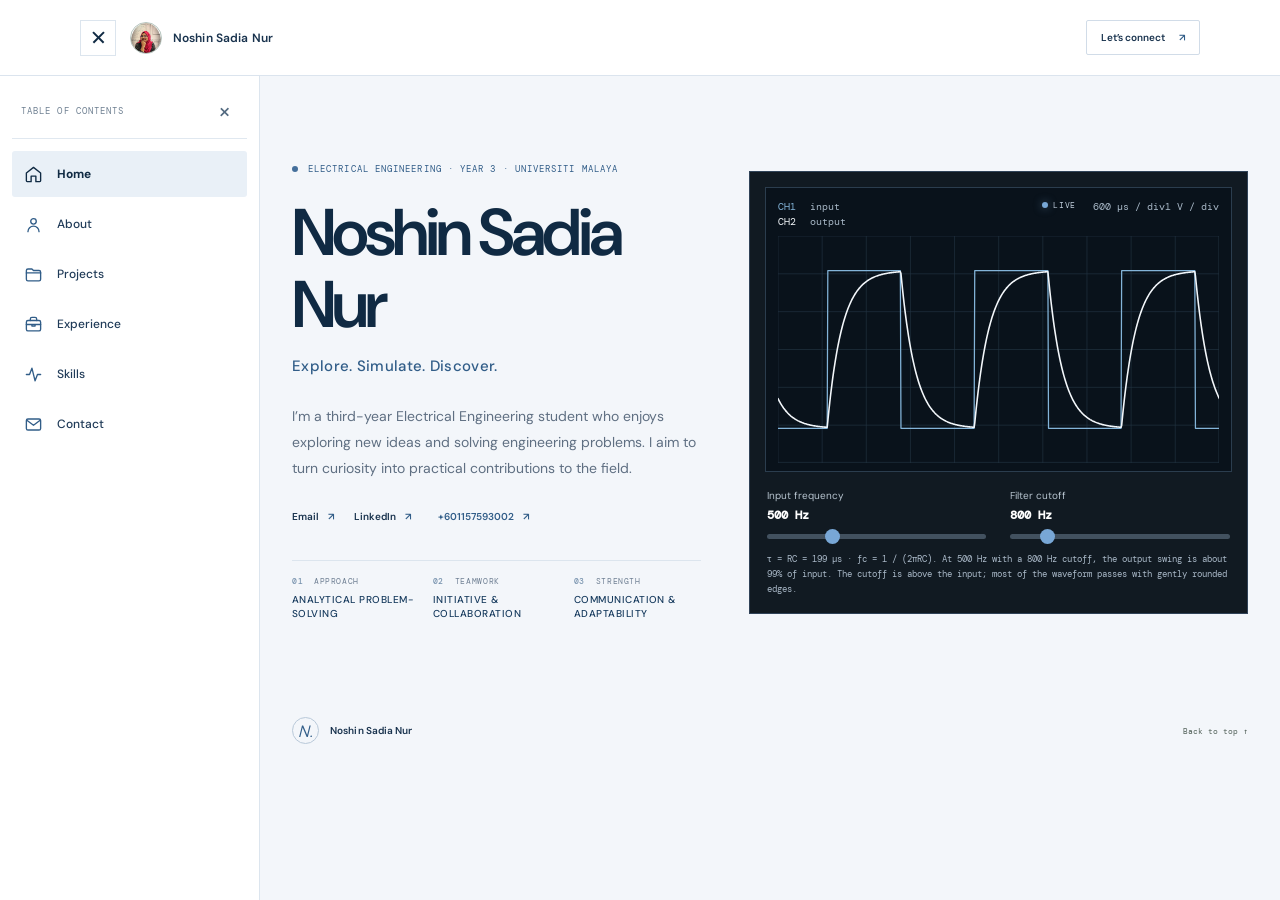
<file: index.html>
<!doctype html>
<html lang="en">
<head>
  <meta charset="utf-8">
  <meta name="viewport" content="width=device-width, initial-scale=1">
  <meta name="theme-color" content="#ffffff">
  <meta name="description" content="Electrical Engineering · Year 3 · Universiti Malaya">
  <title>Home | Noshin Sadia Nur</title>
  <link rel="preconnect" href="https://fonts.googleapis.com">
  <link rel="preconnect" href="https://fonts.gstatic.com" crossorigin>
  <link href="https://fonts.googleapis.com/css2?family=DM+Mono:wght@400;500&family=DM+Sans:wght@400;500;600;700&family=Manrope:wght@400;500;600;700&display=swap" rel="stylesheet">
  <link rel="stylesheet" href="styles.css">
</head>
<body>
  <header class="topbar">
    <button class="menu-toggle" type="button" aria-label="Open portfolio menu" aria-controls="site-sidebar" aria-expanded="false" data-menu-toggle><span></span><span></span><span></span></button>
    <div class="wordmark"><button class="mark photo-mark" type="button" aria-label="Expand portrait" aria-haspopup="dialog" data-photo-trigger><img src="assets/noshin-sadia-nur.jpeg" alt=""></button><a href="index.html" aria-label="Portfolio home" data-profile="shortName">Noshin Sadia Nur</a></div>
    <a class="nav-cta" href="contact.html">Let’s connect <span>↗</span></a>
  </header>
  <div class="menu-backdrop" data-menu-backdrop hidden></div>
  <aside class="site-sidebar" id="site-sidebar" aria-label="Portfolio pages" aria-hidden="true">
    <div class="sidebar-heading"><span>TABLE OF CONTENTS</span><button class="menu-close" type="button" aria-label="Close portfolio menu" data-menu-close>×</button></div>
    <nav class="sidebar-nav" aria-label="Portfolio pages">
      <a class="sidebar-link" href="index.html" aria-current="page"><svg class="sidebar-icon" viewBox="0 0 24 24" fill="none" stroke="currentColor" stroke-width="1.7" stroke-linecap="round" stroke-linejoin="round" aria-hidden="true"><path d="m3 10 9-7 9 7v10a1 1 0 0 1-1 1h-5v-7H9v7H4a1 1 0 0 1-1-1z"/></svg><span>Home</span></a>
      <a class="sidebar-link" href="about.html"><svg class="sidebar-icon" viewBox="0 0 24 24" fill="none" stroke="currentColor" stroke-width="1.7" stroke-linecap="round" stroke-linejoin="round" aria-hidden="true"><circle cx="12" cy="8" r="3.5"/><path d="M5 21a7 7 0 0 1 14 0"/></svg><span>About</span></a>
      <a class="sidebar-link" href="projects.html"><svg class="sidebar-icon" viewBox="0 0 24 24" fill="none" stroke="currentColor" stroke-width="1.7" stroke-linecap="round" stroke-linejoin="round" aria-hidden="true"><path d="M3 7a2 2 0 0 1 2-2h5l2 2h7a2 2 0 0 1 2 2v9a2 2 0 0 1-2 2H5a2 2 0 0 1-2-2z"/><path d="M3 10h18"/></svg><span>Projects</span></a>
      <a class="sidebar-link" href="experience.html"><svg class="sidebar-icon" viewBox="0 0 24 24" fill="none" stroke="currentColor" stroke-width="1.7" stroke-linecap="round" stroke-linejoin="round" aria-hidden="true"><rect x="3" y="7" width="18" height="13" rx="2"/><path d="M8 7V5a2 2 0 0 1 2-2h4a2 2 0 0 1 2 2v2M3 12h18m-11 0v2h4v-2"/></svg><span>Experience</span></a>
      <a class="sidebar-link" href="skills.html"><svg class="sidebar-icon" viewBox="0 0 24 24" fill="none" stroke="currentColor" stroke-width="1.7" stroke-linecap="round" stroke-linejoin="round" aria-hidden="true"><path d="M3 12h4l3-8 4 16 3-8h4"/></svg><span>Skills</span></a>
      <a class="sidebar-link" href="contact.html"><svg class="sidebar-icon" viewBox="0 0 24 24" fill="none" stroke="currentColor" stroke-width="1.7" stroke-linecap="round" stroke-linejoin="round" aria-hidden="true"><rect x="3" y="5" width="18" height="14" rx="2"/><path d="m4 7 8 6 8-6"/></svg><span>Contact</span></a>
    </nav>
  </aside>
  <main id="home"><section class="hero wrap">
      <div class="hero-copy">
        <p class="eyebrow"><span class="live-dot"></span><span data-profile="availability">Electrical engineering student · Malaysia</span></p>
        <h1 class="hero-name" data-profile="shortName">Noshin Sadia Nur</h1>
        <p class="hero-tagline">Explore. Simulate. Discover.</p>
        <p class="intro" data-profile="intro">I’m an electrical engineering student exploring devices, communication systems, and the ideas that connect theory to the real world.</p>
        <div class="hero-actions"><a class="text-link" id="hero-email" href="mailto:noshinsadia.nur@gmail.com">Email <span>↗</span></a><a class="text-link" id="hero-linkedin" href="https://www.linkedin.com/in/noshin-sadia-nur-559016336" target="_blank" rel="noreferrer">LinkedIn <span>↗</span></a><a class="text-link" id="hero-phone" href="tel:+601157593002"><span id="hero-phone-number">+601157593002</span> <span>↗</span></a></div>
        <div class="hero-meta" aria-label="Highlights"><div class="hero-highlight"><span class="highlight-label"><b>01</b> APPROACH</span><strong>Analytical problem-solving</strong></div><div class="hero-highlight"><span class="highlight-label"><b>02</b> TEAMWORK</span><strong>Initiative &amp; collaboration</strong></div><div class="hero-highlight"><span class="highlight-label"><b>03</b> STRENGTH</span><strong>Communication &amp; adaptability</strong></div></div>
      </div>
      <div class="hero-art">
        <section class="scope-panel" aria-label="Interactive RC filter oscilloscope">
          <div class="scope-screen">
            <div class="scope-topline"><div class="scope-legend"><span class="legend-input">CH1 <i>input</i></span><span class="legend-output">CH2 <i>output</i></span></div><div class="scope-readout"><span class="scope-live"><i></i>LIVE</span><div class="scope-scale"><span id="time-scale">600 µs / div</span><span>1 V / div</span></div></div></div>
            <svg class="scope-svg" viewBox="0 0 700 360" role="img" aria-label="Live square-wave input and RC-filtered output waveform">
              <path class="scope-grid" d="M0 0H700 M0 60H700 M0 120H700 M0 180H700 M0 240H700 M0 300H700 M0 359H700 M0 0V360 M70 0V360 M140 0V360 M210 0V360 M280 0V360 M350 0V360 M420 0V360 M490 0V360 M560 0V360 M630 0V360 M699 0V360"/>
              <path id="input-trace" class="trace-input" d=""/>
              <path id="output-trace" class="trace-output" d=""/>
            </svg>
          </div>
          <div class="scope-controls">
            <label class="scope-control"><span>Input frequency <output id="frequency-value" for="frequency-slider">500 Hz</output></span><input id="frequency-slider" type="range" min="100" max="1500" step="10" value="500" aria-label="Input frequency in hertz"></label>
            <label class="scope-control"><span>Filter cutoff <output id="cutoff-value" for="cutoff-slider">800 Hz</output></span><input id="cutoff-slider" type="range" min="100" max="5000" step="10" value="800" aria-label="RC filter cutoff in hertz"></label>
          </div>
          <p class="scope-caption" id="scope-caption">τ = RC = 199 µs · fc = 1 / (2πRC). The output trace shows the RC charge and discharge response.</p>
        </section>
      </div>
    </section></main>
  <footer class="footer wrap"><a class="wordmark" href="index.html"><span class="mark">N.</span><span data-profile="shortName">Noshin Sadia Nur</span></a><a href="#home">Back to top ↑</a></footer>
  <script src="projects.js"></script><script src="app.js"></script>
</body>
</html>
</file>
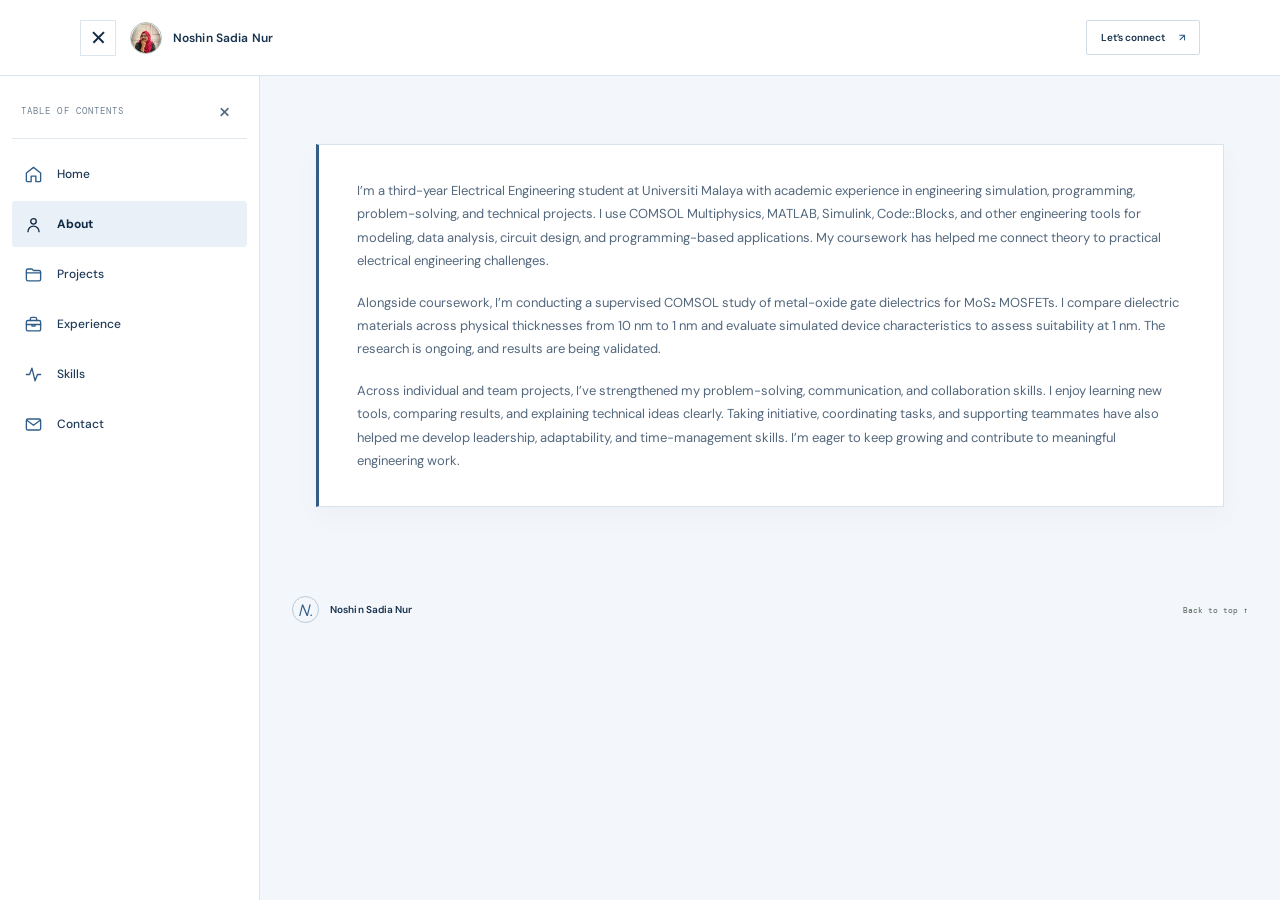
<file: about.html>
<!doctype html>
<html lang="en">
<head>
  <meta charset="utf-8">
  <meta name="viewport" content="width=device-width, initial-scale=1">
  <meta name="theme-color" content="#ffffff">
  <meta name="description" content="A little more about Noshin Sadia Nur.">
  <title>About | Noshin Sadia Nur</title>
  <link rel="preconnect" href="https://fonts.googleapis.com">
  <link rel="preconnect" href="https://fonts.gstatic.com" crossorigin>
  <link href="https://fonts.googleapis.com/css2?family=DM+Mono:wght@400;500&family=DM+Sans:wght@400;500;600;700&family=Manrope:wght@400;500;600;700&display=swap" rel="stylesheet">
  <link rel="stylesheet" href="styles.css">
</head>
<body>
  <header class="topbar">
    <button class="menu-toggle" type="button" aria-label="Open portfolio menu" aria-controls="site-sidebar" aria-expanded="false" data-menu-toggle><span></span><span></span><span></span></button>
    <div class="wordmark"><button class="mark photo-mark" type="button" aria-label="Expand portrait" aria-haspopup="dialog" data-photo-trigger><img src="assets/noshin-sadia-nur.jpeg" alt=""></button><a href="index.html" aria-label="Portfolio home" data-profile="shortName">Noshin Sadia Nur</a></div>
    <a class="nav-cta" href="contact.html">Let’s connect <span>↗</span></a>
  </header>
  <div class="menu-backdrop" data-menu-backdrop hidden></div>
  <aside class="site-sidebar" id="site-sidebar" aria-label="Portfolio pages" aria-hidden="true">
    <div class="sidebar-heading"><span>TABLE OF CONTENTS</span><button class="menu-close" type="button" aria-label="Close portfolio menu" data-menu-close>×</button></div>
    <nav class="sidebar-nav" aria-label="Portfolio pages">
      <a class="sidebar-link" href="index.html"><svg class="sidebar-icon" viewBox="0 0 24 24" fill="none" stroke="currentColor" stroke-width="1.7" stroke-linecap="round" stroke-linejoin="round" aria-hidden="true"><path d="m3 10 9-7 9 7v10a1 1 0 0 1-1 1h-5v-7H9v7H4a1 1 0 0 1-1-1z"/></svg><span>Home</span></a>
      <a class="sidebar-link" href="about.html" aria-current="page"><svg class="sidebar-icon" viewBox="0 0 24 24" fill="none" stroke="currentColor" stroke-width="1.7" stroke-linecap="round" stroke-linejoin="round" aria-hidden="true"><circle cx="12" cy="8" r="3.5"/><path d="M5 21a7 7 0 0 1 14 0"/></svg><span>About</span></a>
      <a class="sidebar-link" href="projects.html"><svg class="sidebar-icon" viewBox="0 0 24 24" fill="none" stroke="currentColor" stroke-width="1.7" stroke-linecap="round" stroke-linejoin="round" aria-hidden="true"><path d="M3 7a2 2 0 0 1 2-2h5l2 2h7a2 2 0 0 1 2 2v9a2 2 0 0 1-2 2H5a2 2 0 0 1-2-2z"/><path d="M3 10h18"/></svg><span>Projects</span></a>
      <a class="sidebar-link" href="experience.html"><svg class="sidebar-icon" viewBox="0 0 24 24" fill="none" stroke="currentColor" stroke-width="1.7" stroke-linecap="round" stroke-linejoin="round" aria-hidden="true"><rect x="3" y="7" width="18" height="13" rx="2"/><path d="M8 7V5a2 2 0 0 1 2-2h4a2 2 0 0 1 2 2v2M3 12h18m-11 0v2h4v-2"/></svg><span>Experience</span></a>
      <a class="sidebar-link" href="skills.html"><svg class="sidebar-icon" viewBox="0 0 24 24" fill="none" stroke="currentColor" stroke-width="1.7" stroke-linecap="round" stroke-linejoin="round" aria-hidden="true"><path d="M3 12h4l3-8 4 16 3-8h4"/></svg><span>Skills</span></a>
      <a class="sidebar-link" href="contact.html"><svg class="sidebar-icon" viewBox="0 0 24 24" fill="none" stroke="currentColor" stroke-width="1.7" stroke-linecap="round" stroke-linejoin="round" aria-hidden="true"><rect x="3" y="5" width="18" height="14" rx="2"/><path d="m4 7 8 6 8-6"/></svg><span>Contact</span></a>
    </nav>
  </aside>
  <main id="home"><section class="about-section wrap" id="about">
      <article class="about-panel">
        <div class="about-copy" data-profile="about">
          <p>I’m a third-year Electrical Engineering student at Universiti Malaya with academic experience in engineering simulation, programming, problem-solving, and technical projects. I use COMSOL Multiphysics, MATLAB, Simulink, Code::Blocks, and other engineering tools for modeling, data analysis, circuit design, and programming-based applications. My coursework has helped me connect theory to practical electrical engineering challenges.</p>
          <p>Alongside coursework, I’m conducting a supervised COMSOL study of metal-oxide gate dielectrics for MoS₂ MOSFETs. I compare dielectric materials across physical thicknesses from 10 nm to 1 nm and evaluate simulated device characteristics to assess suitability at 1 nm. The research is ongoing, and results are being validated.</p>
          <p>Across individual and team projects, I’ve strengthened my problem-solving, communication, and collaboration skills. I enjoy learning new tools, comparing results, and explaining technical ideas clearly. Taking initiative, coordinating tasks, and supporting teammates have also helped me develop leadership, adaptability, and time-management skills. I’m eager to keep growing and contribute to meaningful engineering work.</p>
        </div>
      </article>
    </section></main>
  <footer class="footer wrap"><a class="wordmark" href="index.html"><span class="mark">N.</span><span data-profile="shortName">Noshin Sadia Nur</span></a><a href="#home">Back to top ↑</a></footer>
  <script src="projects.js"></script><script src="app.js"></script>
</body>
</html>
</file>
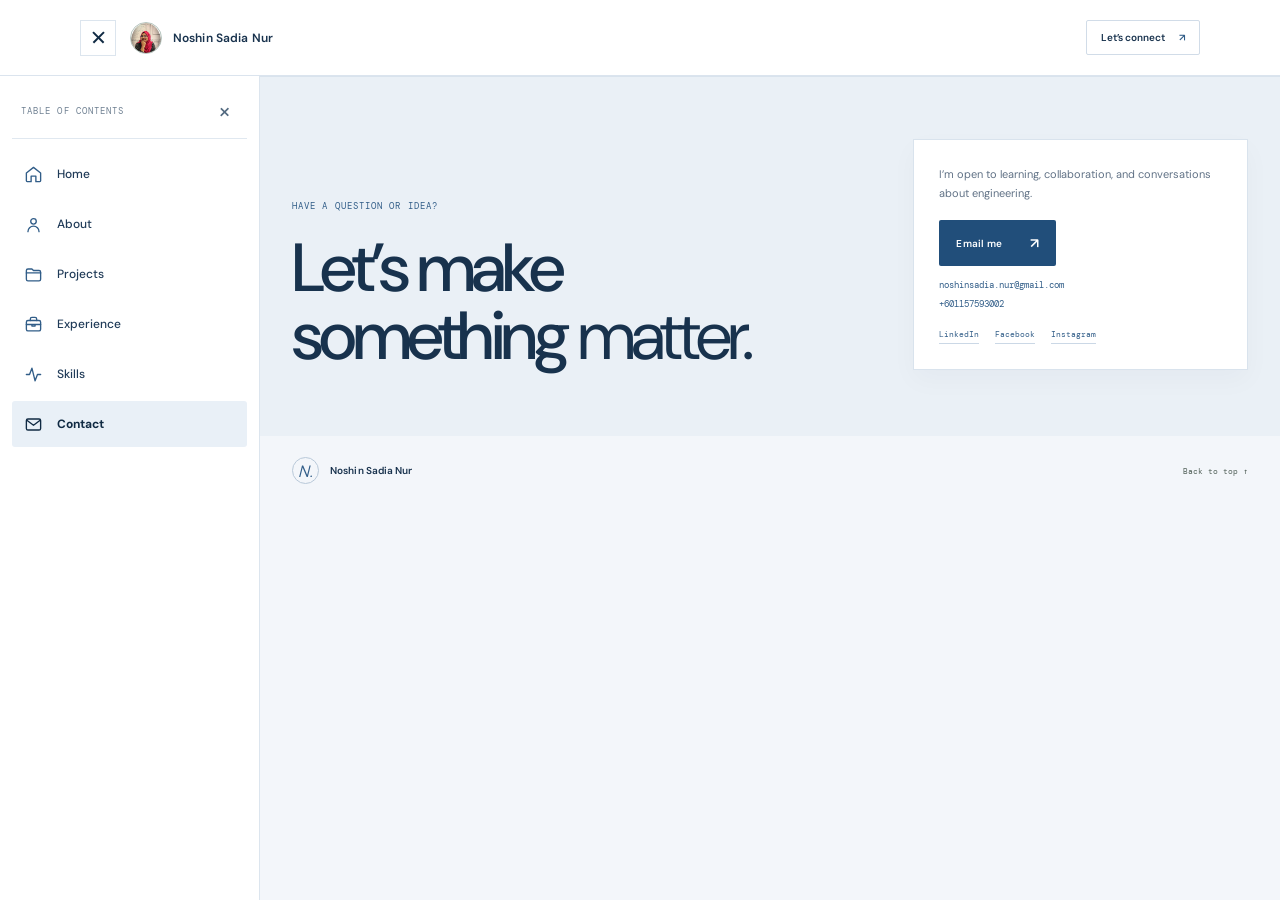
<file: contact.html>
<!doctype html>
<html lang="en">
<head>
  <meta charset="utf-8">
  <meta name="viewport" content="width=device-width, initial-scale=1">
  <meta name="theme-color" content="#ffffff">
  <meta name="description" content="Contact Noshin Sadia Nur.">
  <title>Contact | Noshin Sadia Nur</title>
  <link rel="preconnect" href="https://fonts.googleapis.com">
  <link rel="preconnect" href="https://fonts.gstatic.com" crossorigin>
  <link href="https://fonts.googleapis.com/css2?family=DM+Mono:wght@400;500&family=DM+Sans:wght@400;500;600;700&family=Manrope:wght@400;500;600;700&display=swap" rel="stylesheet">
  <link rel="stylesheet" href="styles.css">
</head>
<body>
  <header class="topbar">
    <button class="menu-toggle" type="button" aria-label="Open portfolio menu" aria-controls="site-sidebar" aria-expanded="false" data-menu-toggle><span></span><span></span><span></span></button>
    <div class="wordmark"><button class="mark photo-mark" type="button" aria-label="Expand portrait" aria-haspopup="dialog" data-photo-trigger><img src="assets/noshin-sadia-nur.jpeg" alt=""></button><a href="index.html" aria-label="Portfolio home" data-profile="shortName">Noshin Sadia Nur</a></div>
    <a class="nav-cta" href="contact.html">Let’s connect <span>↗</span></a>
  </header>
  <div class="menu-backdrop" data-menu-backdrop hidden></div>
  <aside class="site-sidebar" id="site-sidebar" aria-label="Portfolio pages" aria-hidden="true">
    <div class="sidebar-heading"><span>TABLE OF CONTENTS</span><button class="menu-close" type="button" aria-label="Close portfolio menu" data-menu-close>×</button></div>
    <nav class="sidebar-nav" aria-label="Portfolio pages">
      <a class="sidebar-link" href="index.html"><svg class="sidebar-icon" viewBox="0 0 24 24" fill="none" stroke="currentColor" stroke-width="1.7" stroke-linecap="round" stroke-linejoin="round" aria-hidden="true"><path d="m3 10 9-7 9 7v10a1 1 0 0 1-1 1h-5v-7H9v7H4a1 1 0 0 1-1-1z"/></svg><span>Home</span></a>
      <a class="sidebar-link" href="about.html"><svg class="sidebar-icon" viewBox="0 0 24 24" fill="none" stroke="currentColor" stroke-width="1.7" stroke-linecap="round" stroke-linejoin="round" aria-hidden="true"><circle cx="12" cy="8" r="3.5"/><path d="M5 21a7 7 0 0 1 14 0"/></svg><span>About</span></a>
      <a class="sidebar-link" href="projects.html"><svg class="sidebar-icon" viewBox="0 0 24 24" fill="none" stroke="currentColor" stroke-width="1.7" stroke-linecap="round" stroke-linejoin="round" aria-hidden="true"><path d="M3 7a2 2 0 0 1 2-2h5l2 2h7a2 2 0 0 1 2 2v9a2 2 0 0 1-2 2H5a2 2 0 0 1-2-2z"/><path d="M3 10h18"/></svg><span>Projects</span></a>
      <a class="sidebar-link" href="experience.html"><svg class="sidebar-icon" viewBox="0 0 24 24" fill="none" stroke="currentColor" stroke-width="1.7" stroke-linecap="round" stroke-linejoin="round" aria-hidden="true"><rect x="3" y="7" width="18" height="13" rx="2"/><path d="M8 7V5a2 2 0 0 1 2-2h4a2 2 0 0 1 2 2v2M3 12h18m-11 0v2h4v-2"/></svg><span>Experience</span></a>
      <a class="sidebar-link" href="skills.html"><svg class="sidebar-icon" viewBox="0 0 24 24" fill="none" stroke="currentColor" stroke-width="1.7" stroke-linecap="round" stroke-linejoin="round" aria-hidden="true"><path d="M3 12h4l3-8 4 16 3-8h4"/></svg><span>Skills</span></a>
      <a class="sidebar-link" href="contact.html" aria-current="page"><svg class="sidebar-icon" viewBox="0 0 24 24" fill="none" stroke="currentColor" stroke-width="1.7" stroke-linecap="round" stroke-linejoin="round" aria-hidden="true"><rect x="3" y="5" width="18" height="14" rx="2"/><path d="m4 7 8 6 8-6"/></svg><span>Contact</span></a>
    </nav>
  </aside>
  <main id="home"><section class="contact-section" id="contact"><div class="wrap contact-inner"><div><p class="eyebrow">Have a question or idea?</p><h2>Let’s make<br>something <em>matter.</em></h2></div><div class="contact-right"><p>I’m open to learning, collaboration, and conversations about engineering.</p><a class="button button-light" id="email-link" href="mailto:hello@example.com">Email me <span>↗</span></a><div class="contact-details"><a id="email-address" href="mailto:hello@example.com">hello@example.com</a><a id="phone-link" href="tel:+601157593002">+601157593002</a></div><div class="social-links" id="social-links"></div></div></div></section></main>
  <footer class="footer wrap"><a class="wordmark" href="index.html"><span class="mark">N.</span><span data-profile="shortName">Noshin Sadia Nur</span></a><a href="#home">Back to top ↑</a></footer>
  <script src="projects.js"></script><script src="app.js"></script>
</body>
</html>
</file>
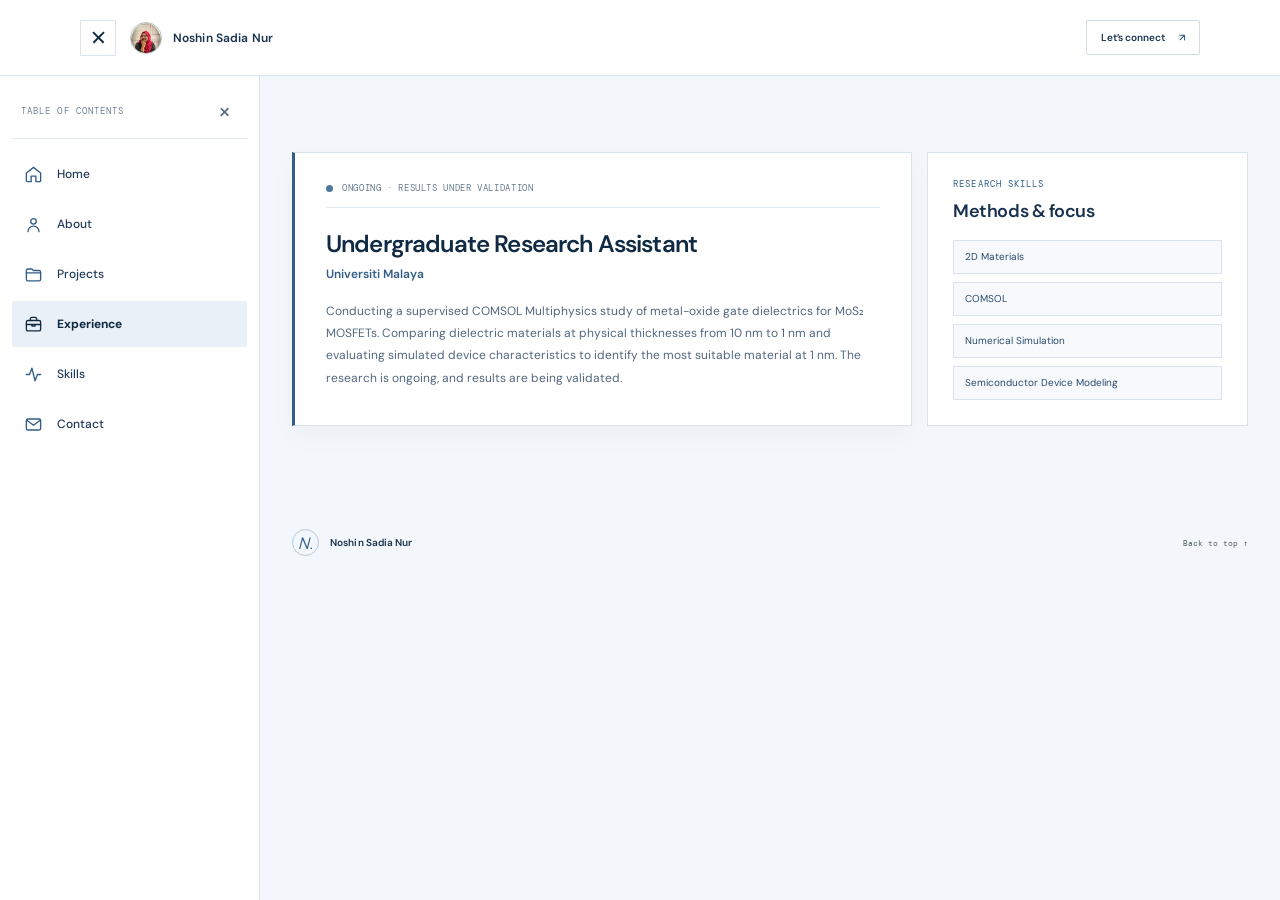
<file: experience.html>
<!doctype html>
<html lang="en">
<head>
  <meta charset="utf-8">
  <meta name="viewport" content="width=device-width, initial-scale=1">
  <meta name="theme-color" content="#ffffff">
  <meta name="description" content="Research and experience of Noshin Sadia Nur.">
  <title>Experience | Noshin Sadia Nur</title>
  <link rel="preconnect" href="https://fonts.googleapis.com">
  <link rel="preconnect" href="https://fonts.gstatic.com" crossorigin>
  <link href="https://fonts.googleapis.com/css2?family=DM+Mono:wght@400;500&family=DM+Sans:wght@400;500;600;700&family=Manrope:wght@400;500;600;700&display=swap" rel="stylesheet">
  <link rel="stylesheet" href="styles.css">
</head>
<body>
  <header class="topbar">
    <button class="menu-toggle" type="button" aria-label="Open portfolio menu" aria-controls="site-sidebar" aria-expanded="false" data-menu-toggle><span></span><span></span><span></span></button>
    <div class="wordmark"><button class="mark photo-mark" type="button" aria-label="Expand portrait" aria-haspopup="dialog" data-photo-trigger><img src="assets/noshin-sadia-nur.jpeg" alt=""></button><a href="index.html" aria-label="Portfolio home" data-profile="shortName">Noshin Sadia Nur</a></div>
    <a class="nav-cta" href="contact.html">Let’s connect <span>↗</span></a>
  </header>
  <div class="menu-backdrop" data-menu-backdrop hidden></div>
  <aside class="site-sidebar" id="site-sidebar" aria-label="Portfolio pages" aria-hidden="true">
    <div class="sidebar-heading"><span>TABLE OF CONTENTS</span><button class="menu-close" type="button" aria-label="Close portfolio menu" data-menu-close>×</button></div>
    <nav class="sidebar-nav" aria-label="Portfolio pages">
      <a class="sidebar-link" href="index.html"><svg class="sidebar-icon" viewBox="0 0 24 24" fill="none" stroke="currentColor" stroke-width="1.7" stroke-linecap="round" stroke-linejoin="round" aria-hidden="true"><path d="m3 10 9-7 9 7v10a1 1 0 0 1-1 1h-5v-7H9v7H4a1 1 0 0 1-1-1z"/></svg><span>Home</span></a>
      <a class="sidebar-link" href="about.html"><svg class="sidebar-icon" viewBox="0 0 24 24" fill="none" stroke="currentColor" stroke-width="1.7" stroke-linecap="round" stroke-linejoin="round" aria-hidden="true"><circle cx="12" cy="8" r="3.5"/><path d="M5 21a7 7 0 0 1 14 0"/></svg><span>About</span></a>
      <a class="sidebar-link" href="projects.html"><svg class="sidebar-icon" viewBox="0 0 24 24" fill="none" stroke="currentColor" stroke-width="1.7" stroke-linecap="round" stroke-linejoin="round" aria-hidden="true"><path d="M3 7a2 2 0 0 1 2-2h5l2 2h7a2 2 0 0 1 2 2v9a2 2 0 0 1-2 2H5a2 2 0 0 1-2-2z"/><path d="M3 10h18"/></svg><span>Projects</span></a>
      <a class="sidebar-link" href="experience.html" aria-current="page"><svg class="sidebar-icon" viewBox="0 0 24 24" fill="none" stroke="currentColor" stroke-width="1.7" stroke-linecap="round" stroke-linejoin="round" aria-hidden="true"><rect x="3" y="7" width="18" height="13" rx="2"/><path d="M8 7V5a2 2 0 0 1 2-2h4a2 2 0 0 1 2 2v2M3 12h18m-11 0v2h4v-2"/></svg><span>Experience</span></a>
      <a class="sidebar-link" href="skills.html"><svg class="sidebar-icon" viewBox="0 0 24 24" fill="none" stroke="currentColor" stroke-width="1.7" stroke-linecap="round" stroke-linejoin="round" aria-hidden="true"><path d="M3 12h4l3-8 4 16 3-8h4"/></svg><span>Skills</span></a>
      <a class="sidebar-link" href="contact.html"><svg class="sidebar-icon" viewBox="0 0 24 24" fill="none" stroke="currentColor" stroke-width="1.7" stroke-linecap="round" stroke-linejoin="round" aria-hidden="true"><rect x="3" y="5" width="18" height="14" rx="2"/><path d="m4 7 8 6 8-6"/></svg><span>Contact</span></a>
    </nav>
  </aside>
  <main id="home">
    <section class="experience-section" id="experience">
      <div class="wrap">
        <div class="experience-layout">
          <article class="experience-card">
            <div class="experience-top"><span class="experience-dot"></span><span id="experience-status"></span></div>
            <h2 id="experience-role"></h2>
            <p class="experience-org" id="experience-org"></p>
            <p class="experience-description" id="experience-description"></p>
          </article>
          <aside class="experience-skills" aria-labelledby="experience-skills-heading">
            <p class="eyebrow">Research skills</p>
            <h2 id="experience-skills-heading">Methods &amp; focus</h2>
            <div class="experience-skill-list" id="experience-skills"></div>
          </aside>
        </div>
      </div>
    </section>
  </main>
  <footer class="footer wrap"><a class="wordmark" href="index.html"><span class="mark">N.</span><span data-profile="shortName">Noshin Sadia Nur</span></a><a href="#home">Back to top ↑</a></footer>
  <script src="projects.js"></script><script src="app.js"></script>
</body>
</html>
</file>
<file: styles.css>
:root{--paper:#f8f8f5;--white:#fff;--ink:#243239;--muted:#637176;--green:#274c45;--green-deep:#1f3f39;--green-soft:#edf1ed;--line:#dce2de;--warm:#a47850;--sans:"DM Sans",Arial,sans-serif;--mono:"DM Mono",monospace;--serif:"Instrument Serif",Georgia,serif}
*{box-sizing:border-box}html{scroll-behavior:smooth}body{margin:0;background:var(--paper);color:var(--ink);font-family:var(--sans);font-size:15px;-webkit-font-smoothing:antialiased}a{color:inherit;text-decoration:none}.wrap{width:min(1120px,calc(100% - 64px));margin:0 auto}
.topbar{height:76px;padding:0 max(32px,calc((100vw - 1120px)/2));display:flex;align-items:center;justify-content:space-between;border-bottom:1px solid var(--line);background:var(--paper)}.wordmark{display:flex;align-items:center;gap:11px;font-weight:600;font-size:12px;letter-spacing:.01em}.mark{display:grid;place-items:center;width:32px;height:32px;border:1px solid #b6c5be;border-radius:50%;color:var(--green);font:italic 19px var(--serif)}.topbar nav{display:flex;gap:31px;color:#59676a;font-size:11px}.topbar nav a{transition:color .2s}.topbar nav a:hover,.text-link:hover,.footer>a:hover{color:var(--warm)}.nav-cta{padding:10px 14px;border:1px solid #bfcac4;border-radius:2px;font-size:10px;font-weight:600}.nav-cta span{margin-left:12px;color:var(--green)}
.hero{position:relative;min-height:570px;padding-top:83px;padding-bottom:70px;display:grid;grid-template-columns:1.12fr .88fr;gap:70px;align-items:center}.hero-copy{position:relative;z-index:1}.eyebrow{font:9px var(--mono);letter-spacing:.12em;text-transform:uppercase;color:var(--green);margin:0 0 22px;display:flex;align-items:center;gap:10px}.live-dot{width:6px;height:6px;background:#7d9d81;border-radius:50%}h1,h2{font-family:var(--serif);font-weight:400;letter-spacing:-.025em;margin:0}h1{font-size:clamp(64px,7.5vw,94px);line-height:.91}h1 em,h2 em{font-weight:400;color:var(--green);font-style:italic}.intro{margin:27px 0 28px;max-width:460px;font-size:14px;line-height:1.85;color:var(--muted)}.hero-actions{display:flex;align-items:center;gap:24px}.button{display:inline-flex;align-items:center;gap:28px;padding:14px 17px;border-radius:2px;font-size:10px;font-weight:600;letter-spacing:.02em}.button-dark{background:var(--green);color:white}.button-dark:hover{background:var(--green-deep)}.button span{font-size:14px}.text-link{font-size:10px;font-weight:600}.text-link span{margin-left:7px;color:var(--green)}.hero-meta{display:flex;gap:20px;margin-top:53px;padding-top:17px;border-top:1px solid var(--line);color:#687579;font:8px var(--mono);text-transform:uppercase;letter-spacing:.06em}.hero-meta b{color:var(--warm);font-weight:400;margin-right:6px}.hero-art{display:flex;justify-content:flex-end}.focus-card{width:min(100%,390px);background:var(--white);border:1px solid var(--line);padding:31px 34px 28px;box-shadow:0 14px 36px #263c3210}.focus-card .eyebrow{justify-content:space-between;font-size:8px;color:#77867f;margin-bottom:41px}.focus-card .eyebrow span{color:#9ba6a0}.focus-card h2{font-size:43px;line-height:.96}.focus-card>p:not(.eyebrow){font-size:12px;line-height:1.8;color:var(--muted);margin:19px 0 27px}.focus-rule{width:42px;height:1px;background:var(--warm);margin-bottom:19px}.focus-details{display:flex;gap:46px}.focus-details span{font:8px var(--mono);letter-spacing:.09em;color:#818c87}.focus-details strong{display:block;margin-top:8px;color:var(--ink);font:500 10px var(--sans);letter-spacing:0}.scroll-note{position:absolute;left:0;bottom:20px;font:8px var(--mono);letter-spacing:.13em;color:#8a9690;display:flex;align-items:center;gap:11px}.scroll-note span{height:23px;width:1px;background:#9eaaa3}
.work-section{padding:82px 0 88px;background:var(--white);border-top:1px solid var(--line)}.section-heading{display:flex;align-items:end;justify-content:space-between;margin-bottom:30px}.section-heading .eyebrow{margin-bottom:12px}h2{font-size:clamp(42px,5vw,58px);line-height:1}.section-note{max-width:285px;color:var(--muted);font-size:12px;line-height:1.7;margin:0 0 4px}.toolbar{display:flex;justify-content:space-between;align-items:center;border-bottom:1px solid var(--line);margin-bottom:22px;padding-bottom:11px}.filters{display:flex;gap:5px}.filter{border:0;background:transparent;padding:8px 11px;color:#657176;font:10px var(--sans);cursor:pointer;border-radius:2px}.filter:hover{color:var(--green);background:var(--green-soft)}.filter.active{background:var(--green);color:white}.filter span{opacity:.72;margin-left:3px}.search{display:flex;gap:8px;align-items:center;border-bottom:1px solid #cbd4ce;padding:0 3px 5px;color:var(--green)}.search span{font-size:18px}.search input{width:130px;border:0;background:transparent;outline:0;font:10px var(--sans);color:var(--ink)}.project-grid{display:grid;grid-template-columns:repeat(2,minmax(0,1fr));gap:14px}.project-card{background:var(--paper);min-height:270px;padding:22px 23px 19px;display:flex;flex-direction:column;position:relative;border:1px solid #e6e9e5;transition:border-color .2s,transform .2s}.project-card:hover{transform:translateY(-2px);border-color:#b5c4bb}.card-top{display:flex;justify-content:space-between;align-items:center}.category{font:8px var(--mono);letter-spacing:.1em;text-transform:uppercase;color:var(--green)}.status{font:8px var(--mono);text-transform:uppercase;letter-spacing:.05em;padding:5px 7px;background:#edf1ed;color:#55705e;border-radius:2px}.status.progress{background:#f3eee5;color:#886b47}.status.course{background:#edf1ed;color:#55705e}.status.exploring{background:#f3eee5;color:#886b47}.project-card h3{font:400 25px/1.12 var(--serif);letter-spacing:-.015em;margin:22px 0 8px;max-width:390px}.course-line{font:8px var(--mono);line-height:1.5;letter-spacing:.035em;color:#75827c;margin:0 0 12px;max-width:95%}.project-card .description{font-size:11px;line-height:1.72;color:#647176;margin:0 0 16px}.card-bottom{margin-top:auto}.tags{display:flex;flex-wrap:wrap;gap:6px;margin:0}.tags span{font:8px var(--mono);padding:5px 7px;background:#edf1ed;color:#62736a;border:0}.project-link{display:inline-flex;align-items:center;gap:8px;margin-top:14px;color:var(--green);font-size:9px;font-weight:600}.project-link span{font-size:13px}.project-link[hidden]{display:none}.empty{padding:40px;text-align:center;color:var(--muted);font-size:12px}.edit-hint{display:flex;align-items:center;gap:13px;margin-top:25px;border:1px solid var(--line);padding:13px 16px;color:#657176}.hint-icon{font-size:14px;color:var(--warm)}.edit-hint p{font-size:10px;line-height:1.6;margin:0;flex:1}.edit-hint strong{color:var(--ink)}.edit-hint code{font:9px var(--mono);color:var(--green)}.edit-hint>a{font-size:9px;font-weight:600;color:var(--green);white-space:nowrap}.edit-hint>a span{margin-left:5px}
.about-section{padding-top:86px;padding-bottom:86px;display:grid;grid-template-columns:.75fr 1.7fr .85fr;gap:34px}.about-label{display:flex;flex-direction:column;justify-content:space-between}.about-label .eyebrow{margin:6px 0}.about-number{font:8px var(--mono);color:#8c9892}.about-main h2{font-size:clamp(38px,4.3vw,50px);margin-bottom:22px}.about-main>p{font-size:12px;line-height:1.85;color:var(--muted);max-width:540px;margin:0}.about-side{display:flex;flex-direction:column;justify-content:space-between;padding-top:50px}.side-note{padding:15px 17px;background:#eef1ed;border-left:2px solid #809889}.side-note span{font-size:13px;color:var(--warm)}.side-note p{font:italic 16px/1.4 var(--serif);color:#52645b;margin:7px 0 0}.side-small{font:8px/1.9 var(--mono);letter-spacing:.08em;color:#84918a}.side-small b{font:500 10px var(--sans);letter-spacing:0;color:var(--green)}
.skills-section{background:#eef1ed;color:var(--ink);padding:72px 0 78px;border-top:1px solid var(--line);border-bottom:1px solid var(--line)}.skills-heading{display:flex;justify-content:space-between;align-items:end;margin-bottom:28px}.skills-heading .eyebrow{color:var(--green);margin-bottom:13px}.skills-heading h2{font-size:clamp(42px,5vw,56px)}.skills-heading h2 em{color:var(--green)}.skills-heading>p{max-width:300px;font-size:11px;line-height:1.7;color:var(--muted);margin:0 0 4px}.skills-list{display:grid;grid-template-columns:repeat(4,minmax(0,1fr));column-gap:24px}.skill-item{display:grid;grid-template-columns:28px 1fr;align-items:center;gap:9px;min-height:57px;border-top:1px solid #d5ddd7}.skill-item>span{font:8px var(--mono);color:#9a7655}.skill-item strong{font:500 11px var(--sans);color:#33434a}.skill-item>b{display:none}
.experience-section{background:var(--white);padding:76px 0}.experience-inner{display:grid;grid-template-columns:.7fr 1.3fr;gap:55px;align-items:start}.experience-inner h2{font-size:clamp(39px,5vw,54px)}.experience-card{background:var(--paper);padding:25px 28px;border:1px solid var(--line);border-left:2px solid var(--green)}.experience-top{display:flex;align-items:center;gap:9px;font:8px var(--mono);letter-spacing:.07em;color:#718076;text-transform:uppercase}.experience-dot{width:6px;height:6px;border-radius:50%;background:#9a7655}.experience-card h3{font:400 25px var(--serif);letter-spacing:-.02em;margin:19px 0 5px}.experience-org{font-size:10px;color:var(--green);font-weight:600;margin:0 0 15px}.experience-description{font-size:11px;line-height:1.8;color:#68736c;margin:0}
.contact-section{background:var(--green-deep);color:white;padding:62px 0 66px}.contact-inner{display:grid;grid-template-columns:1.3fr .7fr;align-items:end}.contact-section .eyebrow{color:#c2d1c7}.contact-section h2{font-size:clamp(48px,6vw,68px)}.contact-section h2 em{color:#d8c3a8}.contact-right{padding-bottom:4px}.contact-right>p{font-size:11px;line-height:1.7;color:#d0dad4;max-width:275px;margin:0 0 18px}.button-light{background:#f4f2eb;color:var(--green-deep)}.button-light:hover{background:#fff}.social-links{display:flex;gap:16px;margin-top:19px}.social-links a{font:8px var(--mono);color:#d0dad4;border-bottom:1px solid #82958b;padding-bottom:4px}.social-links a:hover{color:white}.contact-details{display:flex;flex-direction:column;gap:7px;margin-top:13px}.contact-details a{font:9px var(--mono);color:#d5ded8}.contact-details a:hover{color:#fff}.footer{display:flex;align-items:center;justify-content:space-between;min-height:69px;font:8px var(--mono);color:#7c8781}.footer .wordmark{color:var(--ink);font:600 10px var(--sans)}.footer .mark{width:27px;height:27px;font-size:16px}.footer-star{color:var(--warm);margin:0 4px}.footer>a:last-child{color:#526159}.reveal{animation:rise .4s ease both}@keyframes rise{from{opacity:0;transform:translateY(7px)}to{opacity:1;transform:translateY(0)}}
@media(max-width:850px){.hero{grid-template-columns:1fr .82fr;gap:30px;min-height:510px;padding-top:68px}.hero-meta{gap:12px}.focus-card{padding:25px}.project-grid{grid-template-columns:repeat(2,minmax(0,1fr))}.about-section{grid-template-columns:.65fr 1.7fr;gap:24px}.about-side{grid-column:2;flex-direction:row;padding-top:0;gap:20px}.side-note{min-width:190px}.side-small{align-self:end}.about-label{grid-row:span 2}}
@media(max-width:600px){.wrap{width:calc(100% - 38px)}.topbar{height:65px;padding:0 19px}.topbar nav{gap:12px}.topbar nav a{font-size:9px}.nav-cta{display:none}.wordmark{gap:7px;font-size:10px}.mark{width:28px;height:28px}.hero{display:flex;flex-direction:column;align-items:stretch;padding-top:63px;padding-bottom:58px;min-height:auto;gap:35px}.hero h1{font-size:65px}.intro{font-size:13px;max-width:390px}.hero-meta{font-size:7px;gap:10px;margin-top:35px;flex-wrap:wrap}.hero-art{justify-content:flex-start}.focus-card{width:100%;padding:23px}.focus-card .eyebrow{margin-bottom:29px}.focus-card h2{font-size:39px}.scroll-note{bottom:0}.section-heading{display:block}.section-note{margin-top:13px}.work-section{padding:63px 0}.toolbar{align-items:flex-start;gap:12px;flex-direction:column}.filters{flex-wrap:wrap}.filter{padding:7px 9px}.search{align-self:flex-end;margin-top:-1px}.project-grid{grid-template-columns:1fr}.project-card{min-height:0;padding:20px}.project-card h3{font-size:24px}.about-section{padding-top:63px;padding-bottom:62px;grid-template-columns:1fr;gap:17px}.about-label{grid-row:auto;flex-direction:row;align-items:center}.about-number{display:none}.about-main h2{font-size:43px}.about-side{grid-column:auto;flex-direction:row;padding-top:4px}.side-note{min-width:0}.side-small{align-self:center}.skills-section{padding:57px 0 61px}.skills-heading{display:block}.skills-heading>p{margin-top:14px}.skills-list{grid-template-columns:repeat(2,minmax(0,1fr));column-gap:14px}.skill-item{grid-template-columns:24px 1fr;gap:5px;min-height:53px}.skill-item strong{font-size:10px}.experience-section{padding:57px 0}.experience-inner{grid-template-columns:1fr;gap:21px}.experience-card{padding:21px}.contact-section{padding:55px 0}.contact-inner{grid-template-columns:1fr;gap:28px}.contact-section h2{font-size:56px}.footer{min-height:64px;font-size:7px}.footer>a:last-child{display:none}.edit-hint{align-items:flex-start;flex-wrap:wrap}.edit-hint p{flex-basis:calc(100% - 40px)}.edit-hint>a{margin-left:29px}}
@media(prefers-reduced-motion:reduce){*,*:before,*:after{scroll-behavior:auto!important;animation-duration:.01ms!important;transition-duration:.01ms!important}}
:root{--paper:#f7f8f7;--white:#fff;--ink:#202b31;--muted:#68747a;--green:#315967;--green-deep:#111a22;--green-soft:#edf1f2;--warm:#718890;--sans:"DM Sans",Arial,sans-serif;--mono:"DM Mono",monospace;--serif:"Manrope",Arial,sans-serif}
h1,h2{font-family:var(--sans);font-weight:500;letter-spacing:-.055em}h1{font-size:clamp(49px,6.4vw,76px);line-height:1.02}h1 em,h2 em{font-style:normal;color:var(--green)}
.work-section{background:#111a22;color:#f4f6f7;padding:68px 0 76px;border:0}.section-heading{align-items:center;margin-bottom:26px}.section-heading .eyebrow{color:#9babb3}.section-heading h2{font-family:var(--sans);font-size:34px;font-weight:600;letter-spacing:-.045em;color:#f7f8f8}.project-count{margin:0;color:#9cabb2;font:10px var(--mono);letter-spacing:.09em}.toolbar{border-color:#34414a;margin-bottom:21px}.filters{gap:7px;flex-wrap:wrap}.filter{border:1px solid #34414a;border-radius:0;padding:8px 13px;color:#e0e5e8;background:transparent;font:10px var(--mono);transition:background .15s,border-color .15s,color .15s}.filter:hover{color:#fff;background:#202c35;border-color:#61727b}.filter.active{background:#f3f5f4;color:#172128;border-color:#f3f5f4}.search{border-color:#46545d;color:#c6d0d4}.search input{color:#f5f6f6}.search input::placeholder{color:#aab6bc}.project-grid{gap:12px}.project-card{background:#151f28;border-color:#2c3942;min-height:0;padding:21px 22px 19px;transition:border-color .16s}.project-card:hover{transform:none;border-color:#60727b}.category{color:#a8c0c9}.status{background:transparent;border:1px solid #35434d;color:#b8c4c9}.status.progress{background:transparent;border-color:#75634e;color:#c9ae8e}.status.course,.status.exploring{background:transparent;border-color:#35434d;color:#b8c4c9}.project-card h3{font:600 17px/1.35 var(--sans);letter-spacing:-.025em;color:#f2f4f5;margin:19px 0 8px}.course-line{font:9px var(--sans);letter-spacing:.01em;color:#9cabb2;margin-bottom:12px}.project-card .description{font-size:11px;color:#c0c9cd;line-height:1.72}.tags span{background:#202c35;color:#c3cdd1}.project-link{color:#c2d6dc}.edit-hint{border-color:#34414a;background:transparent;color:#bac5ca}.edit-hint strong{color:#f0f3f4}.edit-hint>a,.edit-hint code{color:#c2d6dc}.empty{color:#b7c1c5}
@media(max-width:600px){.section-heading{display:flex;align-items:end}.section-heading h2{font-size:30px}.project-count{font-size:8px}.filters{gap:6px}.filter{padding:8px 10px}.project-card{padding:18px}.project-card h3{font-size:17px}}
:root{--paper:#fff;--white:#fff;--ink:#172b43;--muted:#5f6f82;--green:#214e7a;--green-deep:#102a43;--green-soft:#edf3f9;--line:#dce5ee;--warm:#58799a}
.live-dot{background:#446f9b}.hero-meta b,.footer-star{color:#58799a}.focus-rule{background:#58799a}.nav-cta{border-color:#d1dce8}.topbar nav{color:#52657a}.focus-card{border-color:#dce5ee;box-shadow:0 12px 30px #102a430c}.focus-card .eyebrow,.focus-card .eyebrow span,.focus-details span,.scroll-note{color:#718197}.focus-details strong{color:#183858}
.work-section{background:#102a43;color:#f7f9fc}.section-heading .eyebrow{color:#aabbd0}.project-count{color:#a9bbcf}.toolbar{border-color:#34506d}.filter{border-color:#395674;color:#e7eef6}.filter:hover{background:#1b3b5d;border-color:#7392b2}.filter.active{background:#f4f7fb;color:#102a43;border-color:#f4f7fb}.search{border-color:#58718d;color:#d3e0ef}.search input{color:#f6f8fb}.search input::placeholder{color:#b0c1d2}.project-card{background:#16324f;border-color:#2b4968}.project-card:hover{border-color:#6c8eaf}.category{color:#bdd0e1}.status,.status.course,.status.exploring{border-color:#45627e;color:#d0dce8}.status.progress{border-color:#8a795d;color:#e0cfad}.project-card h3{color:#f7f9fc}.course-line{color:#b2c3d4}.project-card .description{color:#d3dce6}.tags span{background:#203e5d;color:#d5e0eb}.project-link,.edit-hint>a,.edit-hint code{color:#d5e4f2}.edit-hint{border-color:#395674;color:#ced8e3}.edit-hint strong{color:#fff}.empty{color:#c6d3e0}
.skills-section{background:#f2f6fb;border-color:#e1e9f2}.skills-heading .eyebrow,.skills-heading h2 em{color:#214e7a}.skills-heading>p{color:#617286}.skill-item{border-color:#dce5ef}.skill-item>span{color:#55799d}.skill-item strong{color:#203b58}.experience-card{background:#f8fafc;border-color:#e0e7ef;border-left-color:#214e7a}.experience-top,.experience-description{color:#5d6f82}.experience-org{color:#214e7a}.experience-dot{background:#55799d}.side-note{background:#f1f5fa;border-left-color:#315d88}.side-note span{color:#58799a}.side-note p{color:#394f67}.side-small b{color:#214e7a}
.contact-section{background:#102a43}.contact-section .eyebrow{color:#c2d3e5}.contact-section h2 em{color:#d7e5f3}.button-light{background:#fff;color:#102a43}.contact-details a:hover,.social-links a:hover{color:#cfe1f4}.footer{color:#65768a}.footer .mark{border-color:#b9c9d9;color:#214e7a}

.hero{grid-template-columns:.9fr 1.1fr;gap:48px;min-height:620px}.hero-art{width:100%;display:block}.scope-panel{width:100%;padding:15px;background:#111a22;border:1px solid #304358;color:#f3f6fa}.scope-screen{padding:12px 12px 8px;border:1px solid #2b3d4e;background:#09121b}.scope-topline{display:flex;justify-content:space-between;align-items:flex-start;margin-bottom:7px;font:10px/1.45 var(--mono);color:#a9b9c8}.scope-legend{display:flex;flex-direction:column}.scope-legend i{font-style:normal;margin-left:8px;color:#a9b9c8}.legend-input{color:#83b4d9}.legend-output{color:#78a7d6}.scope-scale{text-align:right}.scope-svg{display:block;width:100%;height:auto;aspect-ratio:700/360}.scope-grid{fill:none;stroke:#243544;stroke-width:1}.trace-input,.trace-output{fill:none;stroke-linecap:round;stroke-linejoin:round}.trace-input{stroke:#83b4d9;stroke-width:2}.trace-output{stroke:#78a7d6;stroke-width:3}.scope-controls{display:grid;grid-template-columns:1fr 1fr;gap:24px;margin:17px 2px 13px}.scope-control{display:flex;flex-direction:column;gap:9px;color:#b8c5d0;font:10px var(--sans)}.scope-control output{display:block;margin-top:5px;color:#fff;font:600 12px var(--mono)}.scope-control input[type=range]{width:100%;height:5px;margin:2px 0 0;appearance:none;background:#42515f;border-radius:4px;cursor:pointer}.scope-control input[type=range]::-webkit-slider-thumb{appearance:none;width:15px;height:15px;border-radius:50%;background:#78a7d6;border:0}.scope-control input[type=range]::-moz-range-thumb{width:15px;height:15px;border-radius:50%;background:#78a7d6;border:0}.scope-control input[type=range]:focus-visible{outline:2px solid #83b4d9;outline-offset:4px}.scope-caption{margin:0 2px 1px;color:#aab9c8;font:9px/1.65 var(--mono)}
@media(max-width:850px){.hero{grid-template-columns:1fr;gap:35px;padding-top:64px;padding-bottom:70px}.hero-copy{max-width:700px}.hero-art{max-width:680px}.scope-panel{padding:14px}}
@media(max-width:600px){.hero{padding-top:55px;gap:28px}.scope-controls{gap:15px;margin-top:14px}.scope-panel{padding:10px}.scope-screen{padding:8px 8px 5px}.scope-topline{font-size:8px}.scope-caption{font-size:8px}.scope-control{font-size:9px}.scope-control output{font-size:11px}}

.scope-readout{display:flex;align-items:flex-start;gap:17px}.scope-live{display:flex;align-items:center;gap:5px;color:#c2d0de;font:8px var(--mono);letter-spacing:.08em}.scope-live i{display:inline-block;width:6px;height:6px;border-radius:50%;background:#78a7d6;box-shadow:0 0 8px #78a7d688}.legend-output{color:#f3f7fb}.trace-output{stroke:#f3f7fb;stroke-width:2.5}.scope-control input[type=range]::-webkit-slider-thumb{background:#78a7d6}.scope-control input[type=range]::-moz-range-thumb{background:#78a7d6}@media(max-width:600px){.scope-readout{gap:9px}.scope-live{font-size:7px}}
.hero-name{font-size:clamp(43px,5.4vw,66px);line-height:1.08;letter-spacing:-.06em;font-weight:600;color:#102a43;overflow-wrap:anywhere}.hero-tagline{margin:16px 0 0;color:#315d88;font:500 15px/1.4 var(--sans);letter-spacing:.02em}@media(max-width:600px){.hero-name{font-size:clamp(41px,11vw,57px)}.hero-tagline{font-size:14px;margin-top:13px}}
.hero-actions{flex-wrap:wrap;gap:12px 20px}.hero-actions .text-link{white-space:nowrap}
@media(max-width:600px){.topbar{height:auto;min-height:65px;padding:10px 19px;flex-wrap:wrap;gap:9px}.topbar nav{width:100%;justify-content:space-between;gap:5px}.topbar nav a{font-size:8px}}
.about-main>p{font-size:13px;line-height:1.8}@media(max-width:600px){.about-main>p{font-size:12px}}
.hero-meta{display:grid;grid-template-columns:repeat(3,minmax(0,1fr));gap:14px;margin-top:37px;padding-top:15px;border-top:1px solid #dce5ee}.hero-highlight{display:flex;flex-direction:column;gap:7px;min-width:0}.highlight-label{font:8px var(--mono);letter-spacing:.08em;color:#708094}.highlight-label b{color:#315d88;font-weight:500;margin-right:5px}.hero-highlight strong{font:500 10px/1.45 var(--sans);color:#173b5e}.hero-meta{color:#687579}@media(max-width:600px){.hero-meta{grid-template-columns:repeat(3,minmax(0,1fr));gap:9px;margin-top:30px}.hero-highlight{gap:6px}.highlight-label{font-size:7px}.hero-highlight strong{font-size:9px;overflow-wrap:anywhere}}
.topbar{position:sticky;top:0;z-index:40;justify-content:flex-start;gap:14px}
.menu-toggle{width:36px;height:36px;display:flex;flex-direction:column;align-items:center;justify-content:center;gap:5px;border:1px solid #dce5ee;background:#fff;color:#102a43;cursor:pointer}
.menu-toggle span{width:15px;height:1.5px;background:currentColor;transition:transform .18s,opacity .18s}
.menu-toggle[aria-expanded="true"] span:first-child{transform:translateY(6.5px) rotate(45deg)}
.menu-toggle[aria-expanded="true"] span:nth-child(2){opacity:0}
.menu-toggle[aria-expanded="true"] span:last-child{transform:translateY(-6.5px) rotate(-45deg)}
.nav-cta{margin-left:auto}
.menu-backdrop{position:fixed;z-index:29;top:76px;right:0;bottom:0;left:0;background:#102a43a3;backdrop-filter:blur(1px)}
.menu-backdrop[hidden]{display:none}
.site-sidebar{position:fixed;z-index:30;top:76px;bottom:0;left:0;width:min(290px,86vw);overflow-y:auto;padding:17px 12px 24px;background:#fff;border-right:1px solid #dce5ee;box-shadow:8px 14px 32px #102a4312;transform:translateX(-105%);transition:transform .22s ease;visibility:hidden}
body.menu-open .site-sidebar{transform:translateX(0);visibility:visible}
body.menu-open{overflow:hidden}
.sidebar-heading{display:flex;align-items:center;justify-content:space-between;padding:4px 9px 13px;border-bottom:1px solid #e0e8f0;color:#6f8092;font:9px var(--mono);letter-spacing:.12em}
.menu-close{width:28px;height:28px;border:0;background:transparent;color:#536a81;font:24px/1 var(--sans);cursor:pointer}
.sidebar-nav{display:flex;flex-direction:column;gap:4px;padding-top:12px}
.sidebar-link{min-height:46px;display:flex;align-items:center;gap:14px;padding:0 12px;border-radius:3px;color:#203b58;font-size:12px;font-weight:500;transition:background .15s,color .15s}
.sidebar-link:hover{background:#f2f6fb}
.sidebar-link[aria-current="page"]{background:#e9f0f7;color:#102a43;font-weight:700}
.sidebar-icon{width:19px;height:19px;flex:0 0 auto;color:#315d88}
.sidebar-link[aria-current="page"] .sidebar-icon{color:#102a43}
@media(max-width:600px){.topbar{height:auto;min-height:65px;flex-wrap:nowrap;gap:10px;padding:10px 14px}.menu-toggle{width:34px;height:34px}.wordmark{font-size:9px}.nav-cta{padding:9px 10px;font-size:9px}.menu-backdrop,.site-sidebar{top:65px}}
@media(min-width:1100px){body.menu-pinned main{width:calc(100% - 260px);margin-left:260px}body.menu-pinned .site-sidebar{width:260px;top:76px;transform:translateX(0);visibility:visible;box-shadow:none}body.menu-pinned .menu-backdrop{display:none}body.menu-pinned .footer{width:min(1120px,calc(100vw - 324px));margin-left:calc(260px + max(32px,(100vw - 260px - 1120px)/2));margin-right:auto}}
@media(min-width:1100px) and (max-width:1170px){body.menu-pinned .hero{grid-template-columns:1fr;gap:35px;padding-top:64px;padding-bottom:70px}body.menu-pinned .hero-copy{max-width:700px}body.menu-pinned .hero-art{max-width:680px}}
.project-card{padding:0;overflow:hidden}
.project-card[open]{border-color:#6c8eaf}
.project-summary{display:flex;flex:1;flex-direction:column;min-height:245px;padding:21px 22px 16px;cursor:pointer;list-style:none;outline:none}
.project-summary::-webkit-details-marker{display:none}
.project-summary:focus-visible{outline:2px solid #8fb3d3;outline-offset:-4px}
.project-summary h3{margin:19px 0 8px}
.summary-description{margin:0;color:#d3dce6;font-size:11px;line-height:1.72}
.tool-icons{display:flex;flex-wrap:wrap;gap:7px;margin-top:14px}
.tool-icons-label{align-self:center;margin-right:2px;color:#aebfd1;font:8px var(--mono);letter-spacing:.1em}
.tool-chip{display:inline-flex;align-items:center;gap:7px;padding:5px 8px;border:1px solid #45627e;background:#1b3b5b;color:#e2ebf4;font-size:9px;font-weight:500}
.tool-chip img{width:18px;height:18px;flex:0 0 auto;padding:2px;border-radius:3px;background:#fff;object-fit:contain}
.tool-chip img[src*="thesvg/comsol"]{padding:0;background:transparent}
.tool-chip img[src*="nanohub"]{width:28px}
.expand-control{display:flex;align-items:center;justify-content:space-between;gap:10px;margin-top:auto;padding-top:15px;color:#bed2e5;font:9px var(--mono);letter-spacing:.04em}
.expand-label::before{content:"VIEW DETAILS"}
.project-card[open] .expand-label::before{content:"HIDE DETAILS"}
.expand-icon{width:22px;height:22px;display:grid;place-items:center;border:1px solid #45627e;border-radius:50%;color:#d8e5f2;font:16px/1 var(--sans);transition:transform .18s,background .18s}
.project-card[open] .expand-icon{transform:rotate(45deg);background:#244565}
.project-details{padding:15px 22px 19px;border-top:1px solid #395674}
.project-details .description{margin:0 0 16px}
.detail-topics{display:flex;flex-direction:column;gap:8px}
.detail-label{color:#aebfd1;font:8px var(--mono);letter-spacing:.1em;text-transform:uppercase}
.project-details .project-link{margin-top:15px}
@media(max-width:600px){.project-summary{min-height:220px;padding:18px}.project-details{padding:14px 18px 18px}}
.work-section{background:#f4f7fb;color:#102a43;border-top:1px solid #dce5ee}
.section-heading .eyebrow{color:#315d88}
.section-heading h2{color:#102a43}
.project-count{color:#718197}
.toolbar{border-color:#dce5ee}
.filter{border-color:#cbd8e6;color:#294b6c}
.filter:hover{background:#e7eef6;border-color:#7895b2;color:#102a43}
.filter.active{background:#102a43;color:#fff;border-color:#102a43}
.search{border-color:#aebfd1;color:#214e7a}
.search input{color:#102a43}
.search input::placeholder{color:#77899c}
.project-card{background:#fff;border-color:#dce5ee}
.project-card:hover{border-color:#7d9bb9}
.project-card[open]{border-color:#315d88}
.category{color:#315d88}
.status,.status.course,.status.exploring{border-color:#d4dfeb;color:#526a82;background:#f4f7fb}
.status.progress{border-color:#d2bd9e;color:#806846;background:#f7f2e9}
.project-card h3{color:#102a43}
.course-line{color:#718197}
.summary-description{color:#52657a}
.tool-icons-label{color:#718197}
.tool-chip{border-color:#d6e1ec;background:#f4f7fb;color:#203f5e}
.expand-control{border-top:1px solid #e2eaf2;color:#315d88}
.expand-icon{border-color:#cbd8e6;color:#214e7a}
.project-card[open] .expand-icon{background:#e7eef6}
.project-details{border-color:#e1e9f2}
.project-details .description{color:#52657a}
.detail-label{color:#718197}
.tags span{background:#edf3f9;color:#47627f}
.project-link{color:#214e7a}
.edit-hint{background:#fff;border-color:#dce5ee;color:#607389}
.edit-hint strong{color:#102a43}
.edit-hint>a,.edit-hint code{color:#214e7a}
.empty{color:#607389}

.about-side{min-height:230px;padding:24px;background:#102a43}
.about-side .side-note{background:#1c3a58;border-left-color:#8fb3d3}
.about-side .side-note span{color:#c7d8e8}
.about-side .side-note p{color:#f5f8fb}
.about-side .side-small{color:#b7c9db}
.about-side .side-small b{color:#e4edf5}

.skills-section{background:#f4f7fb;border-color:#dce5ee}
.skills-heading{padding:27px 30px;background:#102a43}
.skills-heading .eyebrow{color:#c3d4e5}
.skills-heading h2,.skills-heading h2 em{color:#fff}
.skills-heading>p{color:#d1deea}
.skills-list{gap:9px}
.skill-item{padding:0 13px;background:#fff;border:1px solid #dce5ee}
.skill-item>span{color:#55799d}
.skill-item strong{color:#203b58}

.experience-section{background:#f4f7fb}
.experience-card{background:#102a43;border-color:#244666;border-left-color:#8fb3d3}
.experience-top{color:#c2d3e5}
.experience-dot{background:#9bb8d3}
.experience-card h3{color:#fff}
.experience-org{color:#d6e4f1}
.experience-description{color:#d2deea}

.contact-right{padding:25px;background:#fff;color:#102a43}
.contact-right>p{color:#5f6f82}
.contact-right .button-light{background:#102a43;color:#fff}
.contact-right .button-light:hover{background:#214e7a}
.contact-details a{color:#425b74}
.social-links a{color:#315d88;border-color:#c2d1e0}
.social-links a:hover{color:#102a43}
@media(max-width:600px){.about-side{min-height:0;padding:17px;gap:12px}.skills-heading{padding:22px}.skill-item{padding:0 9px}}
.skills-section{padding:76px 0 82px;background:#f4f7fb}
.skills-heading{align-items:end;margin-bottom:25px;padding:0;background:transparent}
.skills-heading .eyebrow{color:#315d88}
.skills-heading h2{color:#102a43;font-size:clamp(42px,5vw,54px)}
.skills-heading>p{color:#617286}
.skills-groups{display:grid;grid-template-columns:.95fr 1.05fr;gap:15px;align-items:stretch}
.skills-group{padding:23px;border:1px solid #dce5ee;background:#fff}
.skills-group-heading{display:flex;align-items:center;gap:12px;margin-bottom:18px}
.skills-group-heading>span{width:30px;height:30px;display:grid;place-items:center;border:1px solid #c9d8e7;border-radius:50%;color:#315d88;font:9px var(--mono)}
.skills-group-heading .eyebrow{margin:0 0 5px;color:#718197}
.skills-group-heading h3{margin:0;color:#102a43;font:600 17px var(--sans);letter-spacing:-.025em}
.skills-list{grid-template-columns:repeat(2,minmax(0,1fr));gap:8px}
.skill-item{grid-template-columns:25px 1fr;min-height:48px;padding:0 10px;border:1px solid #e0e8f0;background:#f8fafc}
.skill-item>span{color:#55799d}
.skill-item strong{font-size:10px;color:#203b58}
.tools-group{background:#102a43;border-color:#102a43}
.tools-group .skills-group-heading>span{border-color:#557391;color:#d2e0ed}
.tools-group .skills-group-heading .eyebrow{color:#b3c7da}
.tools-group .skills-group-heading h3{color:#fff}
.tools-list{display:grid;grid-template-columns:repeat(3,minmax(0,1fr));gap:9px}
.tool-item{min-height:92px;display:flex;flex-direction:column;align-items:center;justify-content:center;gap:9px;padding:10px 7px;border:1px solid #dce5ee;background:#fff;text-align:center}
.tool-item img{width:31px;height:31px;object-fit:contain}
.tool-item img[src*="thesvg/comsol"]{width:76px;height:31px;padding:4px;background:#102a43}
.tool-item img[src*="NanoHUB"]{width:58px;height:31px}
.tool-item span{color:#203b58;font-size:9px;font-weight:600;line-height:1.35}
@media(max-width:700px){.skills-groups{grid-template-columns:1fr}.skills-section{padding:58px 0 64px}.skills-heading{display:block;padding:0}.skills-heading>p{margin-top:12px}}
@media(max-width:420px){.skills-group{padding:17px}.skills-list{grid-template-columns:1fr}.tools-list{grid-template-columns:repeat(2,minmax(0,1fr))}}
.skills-section{padding:68px 0 76px;background:#fff;border-top:1px solid #dce5ee}
.skills-page-heading{display:flex;align-items:end;justify-content:space-between;gap:26px;margin-bottom:30px;padding-bottom:22px;border-bottom:1px solid #dce5ee}
.skills-page-heading .eyebrow,.simple-skill-group>.eyebrow,.simple-tools-group>.eyebrow{margin:0 0 14px;color:#315d88}
.skills-page-heading h2{color:#102a43;font-size:clamp(38px,4.8vw,50px)}
.skills-page-heading>p{max-width:290px;margin:0 0 4px;color:#617286;font-size:12px;line-height:1.7}
.skills-page-content{display:grid;grid-template-columns:.9fr 1.1fr;gap:44px}
.skill-tags{display:flex;flex-wrap:wrap;gap:8px}
.simple-skill-chip{padding:8px 11px;border:1px solid #dce5ee;background:#f8fafc;color:#244566;font-size:10px;line-height:1.4}
.simple-tools-list{display:grid;grid-template-columns:repeat(2,minmax(0,1fr));column-gap:16px}
.simple-tool-item{min-height:49px;display:flex;align-items:center;gap:9px;border-bottom:1px solid #e3eaf2;color:#203b58;font-size:10px;font-weight:500}
.simple-tool-mark{width:29px;height:29px;flex:0 0 auto;display:grid;place-items:center;border:1px solid #dce5ee;background:#fff}
.simple-tool-mark img{width:20px;height:20px;object-fit:contain}
.simple-tool-mark img[src*="thesvg/comsol"]{padding:3px;background:#102a43}
.simple-tool-mark img[src*="NanoHUB"]{width:25px;height:25px}
@media(max-width:700px){.skills-section{padding:55px 0 62px}.skills-page-heading{display:block}.skills-page-heading>p{margin-top:12px}.skills-page-content{grid-template-columns:1fr;gap:29px}}
@media(max-width:420px){.simple-tools-list{grid-template-columns:1fr}.simple-skill-chip{padding:7px 9px}}
.about-copy{display:flex;flex-direction:column;gap:16px;max-width:570px}
.about-copy p{margin:0;color:var(--muted);font-size:13px;line-height:1.8}
.about-side{align-self:center;min-height:0;height:auto;gap:18px;padding:20px;box-shadow:0 12px 28px #102a4310}
@media(max-width:600px){.about-copy{gap:13px}.about-copy p{font-size:12px}}
@media(max-width:600px){.about-side{align-self:stretch;padding:17px;gap:12px;box-shadow:none}}
.about-section.wrap{display:block;max-width:none;padding:68px max(24px,calc((100% - 1120px)/2));background:#f4f7fb}
.about-panel{max-width:1000px;margin:0 auto;padding:34px 38px;background:#fff;border:1px solid #dce5ee;border-left:3px solid #214e7a;box-shadow:0 10px 25px #102a4308}
.about-panel>.eyebrow{margin:0 0 9px;color:#315d88}
.about-panel h1{margin:0 0 22px;color:#102a43;font:600 clamp(27px,3.2vw,34px)/1.2 var(--sans);letter-spacing:-.04em}
.about-panel .about-copy{max-width:none;gap:18px}
.about-panel .about-copy p{color:#53677d;font-size:13px;line-height:1.8}
@media(max-width:700px){.about-section.wrap{padding:48px 18px}.about-panel{padding:25px 22px}.about-panel h1{margin-bottom:17px}.about-panel .about-copy{gap:14px}}
.experience-section{padding:76px 0 82px;background:#f4f7fb}
.experience-page-heading{max-width:710px;margin-bottom:29px}
.experience-page-heading .eyebrow{margin-bottom:12px;color:#315d88}
.experience-page-heading h1{color:#102a43;font-size:clamp(37px,4.6vw,52px);line-height:1.12}
.experience-page-heading>p:last-child{max-width:520px;margin:14px 0 0;color:#617286;font-size:13px;line-height:1.75}
.experience-layout{display:grid;grid-template-columns:1.45fr .75fr;gap:15px;align-items:stretch}
.experience-card{padding:29px 31px;background:#fff;border:1px solid #dce5ee;border-left:3px solid #214e7a;box-shadow:0 10px 25px #102a4308}
.experience-top{padding-bottom:13px;border-bottom:1px solid #e2eaf2;color:#667b90;font-size:9px}
.experience-dot{width:7px;height:7px;background:#4f789f}
.experience-card h2{margin:21px 0 7px;color:#102a43;font:600 24px/1.25 var(--sans);letter-spacing:-.035em}
.experience-org{margin:0 0 18px;color:#315d88;font-size:12px;font-weight:600}
.experience-description{margin:0;color:#53677d;font-size:12px;line-height:1.85}
.experience-skills{padding:25px;background:#102a43;color:#fff}
.experience-skills>.eyebrow{margin-bottom:9px;color:#b9cce0}
.experience-skills h2{margin:0 0 17px;color:#fff;font:600 18px var(--sans);letter-spacing:-.025em}
.experience-skill-list{display:flex;flex-direction:column;gap:8px}
.experience-skill{padding:9px 11px;border:1px solid #3a5a79;color:#e4edf5;font-size:10px;line-height:1.4}
@media(max-width:700px){.experience-section{padding:57px 0 63px}.experience-layout{grid-template-columns:1fr}.experience-card{padding:23px}.experience-skills{padding:21px}.experience-page-heading h1{font-size:37px}}

/* Shared balanced navy, white, and mist palette */
body{background:#f3f6fa;color:#18324d}
.topbar{background:#fff;border-color:#dbe4ee}
.work-section,.experience-section,.skills-section,.about-section.wrap{background:#f3f6fa}
.project-card,.skills-group,.about-panel,.experience-card,.contact-right{background:#fff}
.project-card,.skills-group,.about-panel,.experience-card{border-color:#d9e3ed}
.project-card:hover,.project-card[open]{border-color:#8aa4bf}
.about-panel,.experience-card{border-left:3px solid #315d88}
.tools-group,.experience-skills{background:#fff;color:#18324d;border:1px solid #d9e3ed}
.tools-group .skills-group-heading>span{border-color:#cbd8e6;color:#315d88}
.tools-group .skills-group-heading .eyebrow{color:#718197}
.tools-group .skills-group-heading h3,.experience-skills h2{color:#18324d}
.experience-skills>.eyebrow{color:#315d88}
.experience-skill{border-color:#d9e3ed;background:#f7f9fc;color:#294b6c}
.contact-section{background:#eaf0f6;color:#18324d;border-top:1px solid #d9e3ed}
.contact-section .eyebrow{color:#315d88}
.contact-section h2,.contact-section h2 em{color:#18324d}
.contact-right{border:1px solid #d9e3ed;box-shadow:0 10px 25px #102a4308}
.contact-right>p{color:#617286}
.contact-right .button-light{background:#214e7a;color:#fff}
.contact-right .button-light:hover{background:#183b5f}
.contact-details a,.social-links a{color:#315d88}
.social-links a{border-color:#cbd8e6}
.footer{background:transparent;color:#617286}
.footer .wordmark{color:#18324d}
.footer .mark{color:#315d88;border-color:#b9c9d9}
.eyebrow,.category,.project-link,.skills-page-heading .eyebrow,.simple-skill-group>.eyebrow,.simple-tools-group>.eyebrow{color:#315d88}
.mark,.topbar nav a:hover,.text-link:hover,.footer>a:hover,.nav-cta span,.text-link span{color:#315d88}
.button-dark{background:#214e7a;color:#fff}
.button-dark:hover{background:#183b5f}
.hero-meta b,.hint-icon{color:#7893ae}
.focus-rule{background:#7893ae}
.hero-meta,.scroll-note,.focus-details span,.focus-card .eyebrow,.focus-card>p:not(.eyebrow){color:#617286}
.focus-card{border-color:#d9e3ed;box-shadow:0 14px 32px #18324d0b}
.focus-card h2,.focus-details strong{color:#18324d}
.filter.active{background:#315d88;border-color:#315d88}
.status,.status.course,.status.exploring,.tags span{background:#eef3f8;color:#526a82}
.status.progress{background:#f1f4f7;color:#526a82;border-color:#d9e3ed}
.skill-item>span{color:#7893ae}
.simple-skill-chip{background:#fff;color:#294b6c}
.tool-item img[src*="thesvg/comsol"],.simple-tool-mark img[src*="thesvg/comsol"]{background:#fff}
@media(max-width:700px){.contact-section{padding:52px 0}.contact-right{padding:20px}}
.hero-art{display:block}
.hero-art .scope-panel{min-width:0}
.photo-mark{padding:0;overflow:hidden;background:#fff;cursor:zoom-in;appearance:none;-webkit-appearance:none}
.photo-mark img{display:block;width:100%;height:100%;border-radius:50%;object-fit:cover;object-position:center 32%}
.profile-photo-dialog{position:fixed;max-width:min(90vw,720px);max-height:88vh;padding:10px;border:1px solid #d9e3ed;background:#fff;box-shadow:0 24px 80px #102a4380}
.profile-photo-dialog::backdrop{background:#102a43b3;backdrop-filter:blur(3px)}
.profile-photo-dialog img{display:block;max-width:min(86vw,680px);max-height:82vh;object-fit:contain}
.photo-dialog-close{position:absolute;top:15px;right:15px;width:34px;height:34px;border:1px solid #d9e3ed;border-radius:50%;background:#fff;color:#18324d;font:24px/1 var(--sans);cursor:pointer}


/* Subtle cross-page motion; content stays readable and navigation remains separate. */
@view-transition{navigation:auto}
::view-transition-old(root){animation:portfolio-page-out 120ms ease both}
::view-transition-new(root){animation:portfolio-page-in 180ms ease both}
@keyframes portfolio-page-out{to{opacity:.82}}
@keyframes portfolio-page-in{from{opacity:.82;transform:translateY(3px)}to{opacity:1;transform:translateY(0)}}
@media(prefers-reduced-motion:reduce){::view-transition-old(root),::view-transition-new(root){animation-duration:.01ms}}


/* Keep page changes smooth without shifting content. */
@keyframes portfolio-page-in{from{opacity:.82}to{opacity:1}}


/* Keep page navigation immediate and free of vertical movement. */
@view-transition{navigation:none}
::view-transition-old(root),::view-transition-new(root){animation:none!important}

/* The project editing reminder is no longer shown on the public site. */
.edit-hint{display:none!important}
</file>
